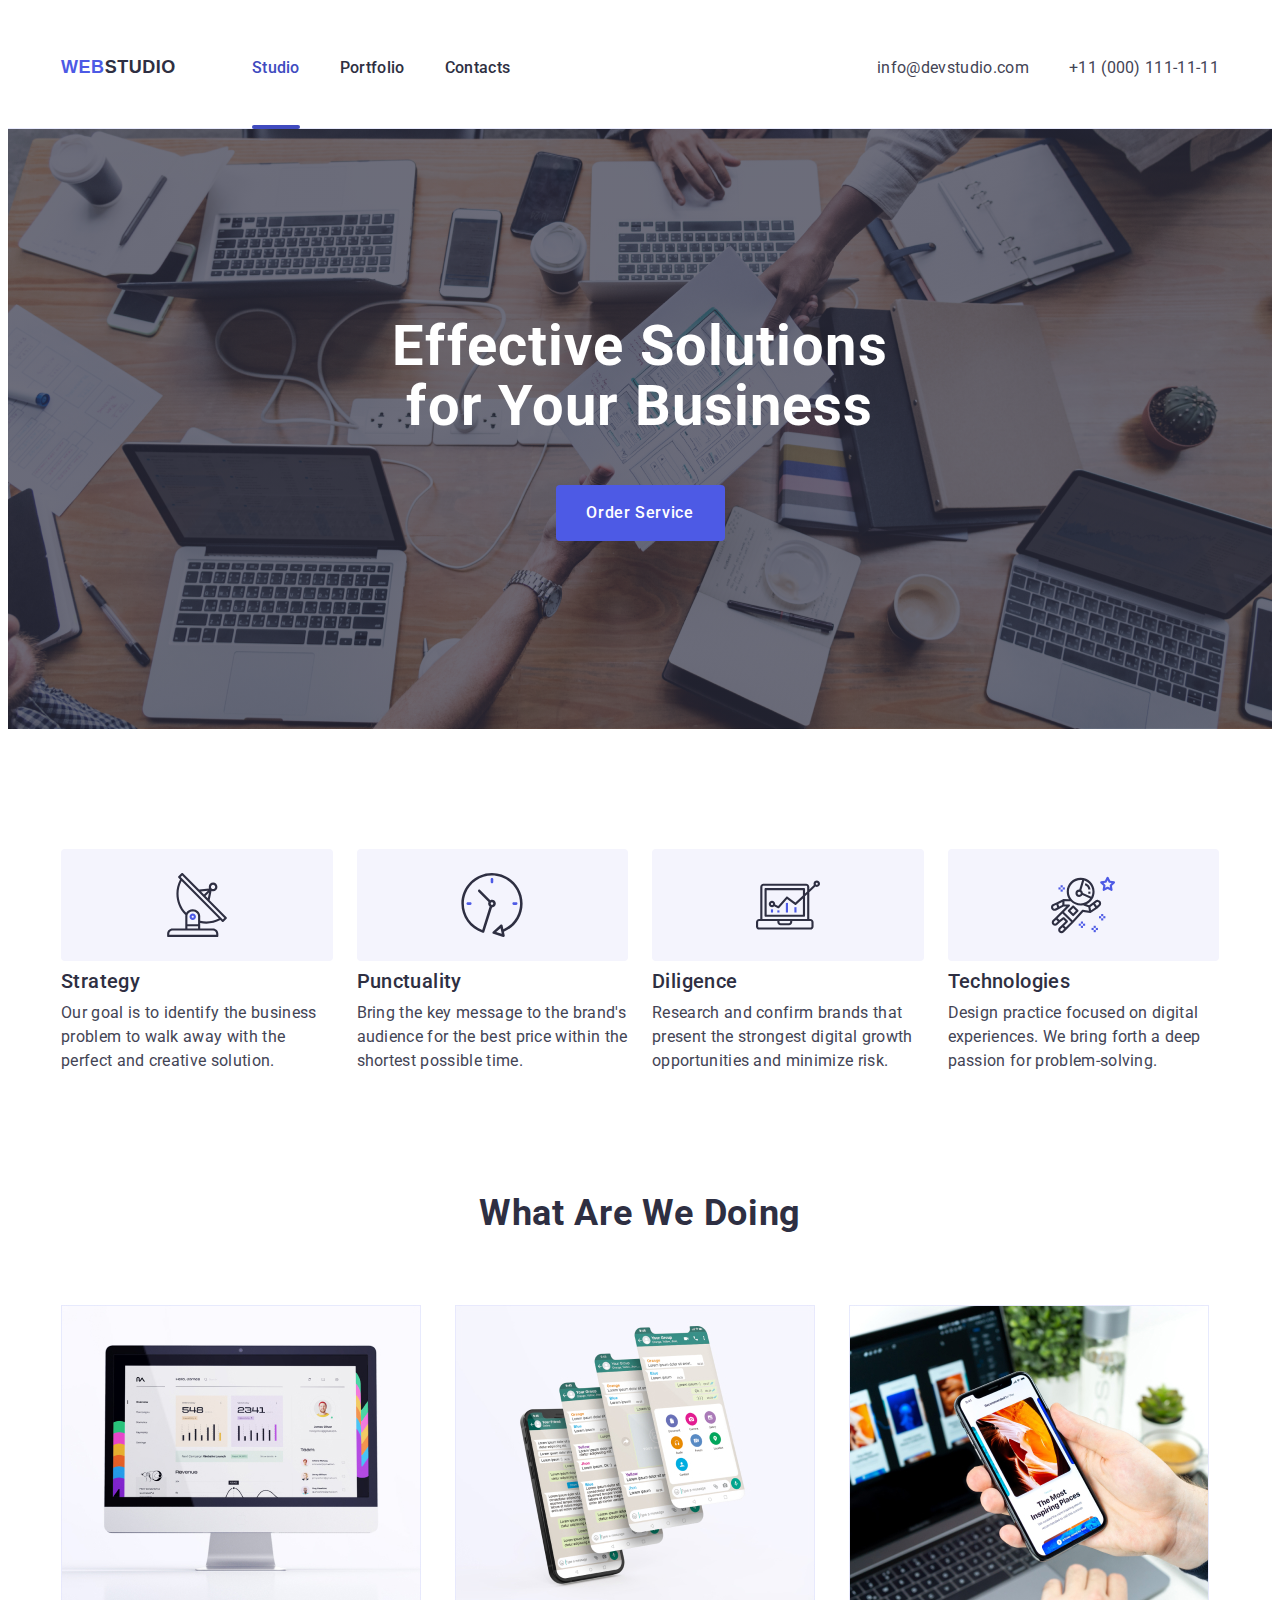
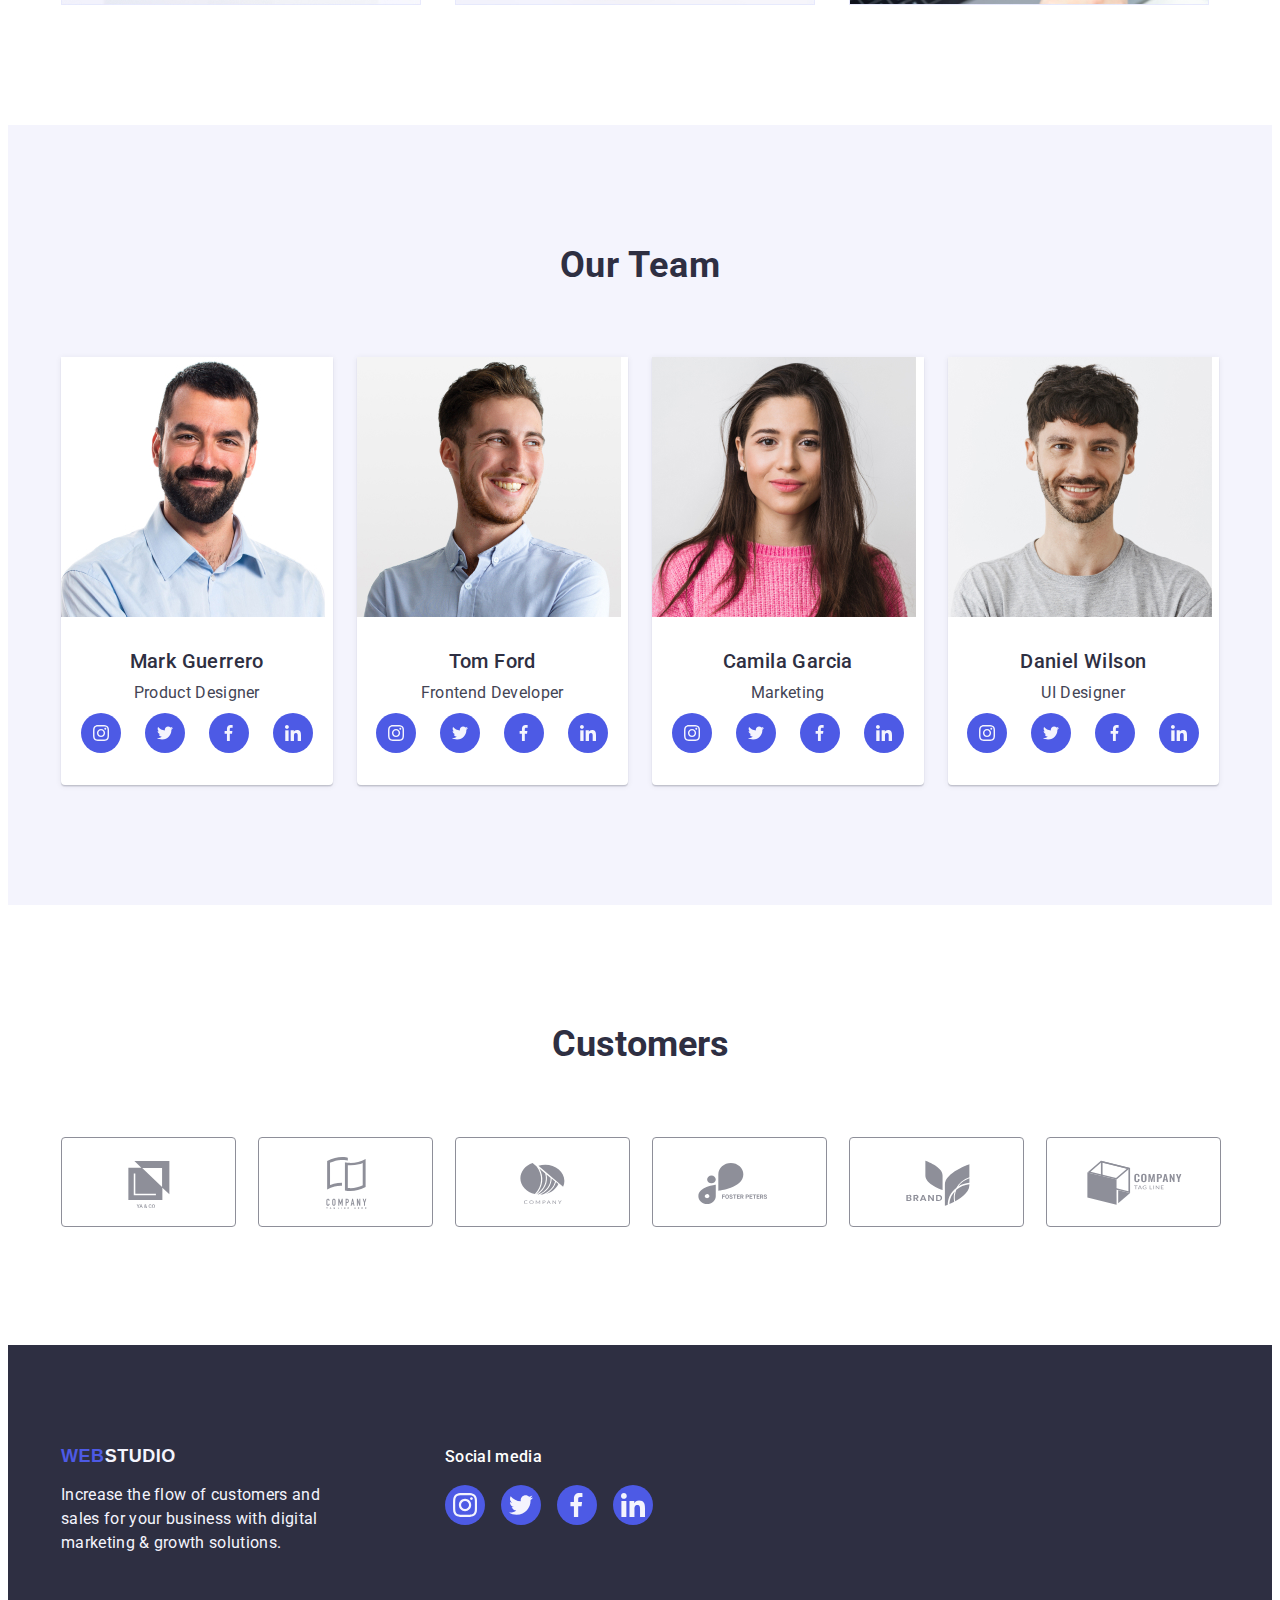
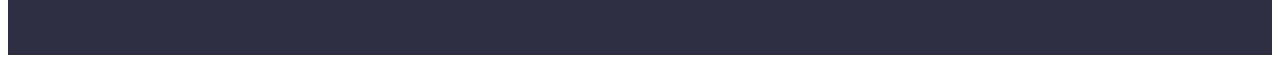
<file: index.html>
<!DOCTYPE html>
<html lang="en">
<head>
    <meta charset="UTF-8">
    <meta http-equiv="X-UA-Compatible" content="IE=edge">
    <meta name="viewport" content="width=device-width, initial-scale=1.0">
    <title>Document</title>
    <link rel="stylesheet" href="https://cdnjs.cloudflare.com/ajax/libs/modern-normalize/2.0.0/modern-normalize.min.css" integrity="sha512-4xo8blKMVCiXpTaLzQSLSw3KFOVPWhm/TRtuPVc4WG6kUgjH6J03IBuG7JZPkcWMxJ5huwaBpOpnwYElP/m6wg==" crossorigin="anonymous" referrerpolicy="no-referrer">
    <link rel="stylesheet" href="./css/style.css">
    <link rel="preconnect" href="https://fonts.googleapis.com">
    <link rel="preconnect" href="https://fonts.gstatic.com" crossorigin>
    <link rel="preconnect" href="https://fonts.googleapis.com">
<link rel="preconnect" href="https://fonts.gstatic.com" crossorigin>
<link href="https://fonts.googleapis.com/css2?family=Roboto:wght@400;500;700&amp;display=swap" rel="stylesheet">
</head>
<body>
    <header class="page">
        <div class="page-container container">
            <nav class="page-nav">
                <a href="./index.html" class="logo link">Web<span class="logo-studio">Studio</span></a>
                <ul class="site-nav list ">
                    <li><a class="site-nav list-link list link" href="./index.html">Studio</a></li>
                    <li><a class="site-nav list link" href="./portfolio.html">Portfolio</a></li>
                    <li><a class="site-nav list link" href="">Contacts</a></li>
                </ul>
            </nav>
            <address class="social">
                <ul class="auth-nav list"> 
                    <li><a href="mailto:info@devstudio.com" class="email link">info@devstudio.com</a></li>
                    <li><a href="tel:+110001111111" class="email link">+11 (000) 111-11-11</a></li>
                </ul>
            </address>
        </div>
    </header>
    <main>
        <section class="hero">
            <div class="container">
                <h1 class="hero-title">Effective Solutions <br> for Your Business</h1>
                <button type="button" class="hero-btn" data-modal-open>Order Service</button>
            </div>
        </section>
        <section class="section">
            <div class="container">
                <h2 class="visually-hidden">???</h2>
                <ul class="features-list list">
                    <li class="section-item">
                        <div class="section-icon">
                            <svg width="64" height="64">
                                <use href="./images/icons.svg#icon-strategy"></use>
                            </svg>
                        </div>
                            <h3 class="title">Strategy</h3>
                            <P class="paragraff">Our goal is to identify the business problem to walk away with the perfect and creative solution.</P>
                    </li>
                    <li class="section-item">
                        <div class="section-icon">
                            <svg width="64" height="64">
                                <use href="./images/icons.svg#icon-punkt"></use>
                            </svg>
                        </div>
                        <h3 class="title">Punctuality</h3>
                        <p class="paragraff">Bring the key message to the brand's audience for the best price within the shortest possible time.</p>
                    </li>
                    <li class="section-item">
                        <div class="section-icon">
                            <svg width="64" height="64">
                                <use href="./images/icons.svg#icon-diligance"></use>
                            </svg>
                        </div>
                        <h3 class="title">Diligence</h3>
                        <p class="paragraff">Research and confirm brands that present the strongest digital growth opportunities and minimize risk.</p>
                    </li>
                    <li class="section-item">
                        <div class="section-icon">
                            <svg width="64" height="64">
                                <use href="./images/icons.svg#icon-astronaut"></use>
                            </svg>
                        </div>
                        <h3 class="title">Technologies</h3>
                        <p class="paragraff">Design practice focused on digital experiences. We bring forth a deep passion for problem-solving.</p>
                    </li>
                </ul>
            </div>
        </section>
        <section class="work">
            <div class="container">
                <h2 class="section-title">What are we doing</h2>
                <ul class="work-list list">
                    <li class="work-item"><img src="./images/rec.jpg" alt="rectangle1" width="360"></li>
                    <li class="work-item"><img src="./images/recc.jpg" alt="rectangle2" width="360"></li>
                    <li class="work-item"><img src="./images/reccc.jpg" alt="rectangle3" width="360"></li>
                </ul>
            </div>
        </section>
        <section class="team">
            <div class="container">
                <h2 class="section-title-team">Our Team</h2>
                <ul class="section-team-list list">
                    <li class="person">
                            <img src="./images/img.jpg" alt="Mark" width="264">
                        <div class="person-card">
                            <h3 class="person-name">Mark Guerrero</h3>
                            <p class="person-p">Product Designer</p>
                                <ul class="person-card-list list">
                                    <li class="person-card-item">
                                        <a
                                            href=""
                                            class="person-card-link"
                                            target="_blank"
                                            rel="noopener noreferrer"
                                            >
                                            <svg class="person-card-icon" width="16" height="16"> 
                                        <use href="./images/icons.svg#icon-instagram-card" ></use>
                                    </svg>
                                        </a>
                                    </li>
                                    <li class="person-card-item">
                                        <a
                                            href=""
                                            class="person-card-link"
                                            target="_blank"
                                            rel="noopener noreferrer"
                                            >
                                            <svg class="person-card-icon" width="16" height="16"> 
                                                <use href="./images/icons.svg#icon-twitter-card" ></use>
                                            </svg>
                                        </a>
                                    </li>
                                    <li class="person-card-item">
                                        <a
                                            href=""
                                            class="person-card-link"
                                            target="_blank"
                                            rel="noopener noreferrer"
                                            >
                                            <svg class="person-card-icon" width="16" height="16"> 
                                                <use href="./images/icons.svg#icon-facebook-card"></use>
                                            </svg>
                                        </a>
                                    </li>
                                    <li class="person-card-item">
                                        <a
                                            href=""
                                            class="person-card-link"
                                            target="_blank"
                                            rel="noopener noreferrer"
                                            >
                                            <svg class="person-card-icon" width="16" height="16"> 
                                                <use href="./images/icons.svg#icon-in-card"></use>
                                            </svg>
                                        </a>
                                    </li>
                                </ul>
                        </div>
                    </li>
                    <li class="person">
                        <img src="./images/img(1).jpg" alt="Tom" width="264">
                        <div class="person-card">
                        <h3 class="person-name">Tom Ford</h3>
                        <p class="person-p">Frontend Developer</p>
                        <ul class="person-card-list list">
                            <li class="person-card-item">
                                <a
                                    href=""
                                    class="person-card-link"
                                    target="_blank"
                                    rel="noopener noreferrer"
                                    >
                                    <svg class="person-card-icon" width="16" height="16"> 
                                <use href="./images/icons.svg#icon-instagram-card" ></use>
                            </svg>
                                </a>
                            </li>
                            <li class="person-card-item">
                                <a
                                    href=""
                                    class="person-card-link"
                                    target="_blank"
                                    rel="noopener noreferrer"
                                    >
                                    <svg class="person-card-icon" width="16" height="16"> 
                                        <use href="./images/icons.svg#icon-twitter-card" ></use>
                                    </svg>
                                </a>
                            </li>
                            <li class="person-card-item">
                                <a
                                    href=""
                                    class="person-card-link"
                                    target="_blank"
                                    rel="noopener noreferrer"
                                    >
                                    <svg class="person-card-icon" width="16" height="16"> 
                                        <use href="./images/icons.svg#icon-facebook-card"></use>
                                    </svg>
                                </a>
                            </li>
                            <li class="person-card-item">
                                <a
                                    href=""
                                    class="person-card-link"
                                    target="_blank"
                                    rel="noopener noreferrer"
                                    >
                                    <svg class="person-card-icon" width="16" height="16"> 
                                        <use href="./images/icons.svg#icon-in-card"></use>
                                    </svg>
                                </a>
                            </li>
                        </ul>
                </div>
            </li>
                    <li class="person">
                        <img src="./images/img(2).jpg" alt="Camila" width="264">
                        <div class="person-card">
                        <h3 class="person-name">Camila Garcia</h3>
                        <p class="person-p">Marketing</p>
                        <ul class="person-card-list list">
                            <li class="person-card-item">
                                <a
                                    href=""
                                    class="person-card-link"
                                    target="_blank"
                                    rel="noopener noreferrer"
                                    >
                                    <svg class="person-card-icon" width="16" height="16"> 
                                <use href="./images/icons.svg#icon-instagram-card" ></use>
                            </svg>
                                </a>
                            </li>
                            <li class="person-card-item">
                                <a
                                    href=""
                                    class="person-card-link"
                                    target="_blank"
                                    rel="noopener noreferrer"
                                    >
                                    <svg class="person-card-icon" width="16" height="16"> 
                                        <use href="./images/icons.svg#icon-twitter-card" ></use>
                                    </svg>
                                </a>
                            </li>
                            <li class="person-card-item">
                                <a
                                    href=""
                                    class="person-card-link"
                                    target="_blank"
                                    rel="noopener noreferrer"
                                    >
                                    <svg class="person-card-icon" width="16" height="16"> 
                                        <use href="./images/icons.svg#icon-facebook-card"></use>
                                    </svg>
                                </a>
                            </li>
                            <li class="person-card-item">
                                <a
                                    href=""
                                    class="person-card-link"
                                    target="_blank"
                                    rel="noopener noreferrer"
                                    >
                                    <svg class="person-card-icon" width="16" height="16"> 
                                        <use href="./images/icons.svg#icon-in-card"></use>
                                    </svg>
                                </a>
                            </li>
                        </ul>
                </div>
            </li>
                    <li class="person">
                        <img src="./images/img(3).jpg" alt="Daniel" width="264">
                        <div class="person-card">
                        <h3 class="person-name">Daniel Wilson</h3>
                        <p class="person-p">UI Designer</p>
                        <ul class="person-card-list list">
                            <li class="person-card-item">
                                <a
                                    href=""
                                    class="person-card-link"
                                    target="_blank"
                                    rel="noopener noreferrer"
                                    >
                                    <svg class="person-card-icon" width="16" height="16"> 
                                <use href="./images/icons.svg#icon-instagram-card" ></use>
                            </svg>
                                </a>
                            </li>
                            <li class="person-card-item">
                                <a
                                    href=""
                                    class="person-card-link"
                                    target="_blank"
                                    rel="noopener noreferrer"
                                    >
                                    <svg class="person-card-icon" width="16" height="16"> 
                                        <use href="./images/icons.svg#icon-twitter-card" ></use>
                                    </svg>
                                </a>
                            </li>
                            <li class="person-card-item">
                                <a
                                    href=""
                                    class="person-card-link"
                                    target="_blank"
                                    rel="noopener noreferrer"
                                    >
                                    <svg class="person-card-icon" width="16" height="16"> 
                                        <use href="./images/icons.svg#icon-facebook-card"></use>
                                    </svg>
                                </a>
                            </li>
                            <li class="person-card-item">
                                <a
                                    href=""
                                    class="person-card-link"
                                    target="_blank"
                                    rel="noopener noreferrer"
                                    >
                                    <svg class="person-card-icon" width="16" height="16"> 
                                        <use href="./images/icons.svg#icon-in-card"></use>
                                    </svg>
                                </a>
                            </li>
                        </ul>
                        </div>
                    </li>
                </ul>
            </div>
        </section>
        <section class="customers">
            <div class="customers-cont container">
                <h2 class="customers-title">Customers</h2>
                <ul class="customers-list list">
                    <li class="customers-item">
                        <a class="customers-link" href="#">
                            <svg width="104" height="56" class="customers-icon">
                                <use href="./images/icons.svg#icon-Logo"></use>
                            </svg>
                        </a>
                    </li>
                    <li class="customers-item">
                        <a class="customers-link" href="#">
                            <svg width="104" height="56" class="customers-icon">
                                <use href="./images/icons.svg#icon-company-cs"></use>
                            </svg>
                        </a>
                    </li>
                    <li class="customers-item">
                        <a class="customers-link" href="#">
                            <svg width="104" height="56" class="customers-icon">
                                <use href="./images/icons.svg#icon-company2-cs"></use>
                            </svg>
                        </a>
                    </li>
                    <li class="customers-item">
                        <a class="customers-link" href="#">
                            <svg width="104" height="56" class="customers-icon">
                                <use href="./images/icons.svg#icon-foster-cs"></use>
                            </svg>
                        </a>
                    </li>
                    <li class="customers-item">
                        <a class="customers-link" href="#">
                            <svg width="104" height="56" class="customers-icon">
                                <use href="./images/icons.svg#icon-brand-cs"></use>
                            </svg>
                        </a>
                    </li>
                    <li class="customers-item">
                        <a class="customers-link" href="#">
                            <svg width="104" height="56" class="customers-icon">
                                <use href="./images/icons.svg#icon-tag-line-cs"></use>
                            </svg>
                        </a>
                    </li>
                </ul>
            </div>
        </section>
    </main>
    <footer class="footer">
        <div class="container foot-container">
            <div class="foot-cont">
                <a href="./index.html" class="link logo-footer">Web<span class="footer-logo-studio">Studio</span></a>
                <p class="footer-text">Increase the flow of customers and sales for your business with digital marketing & growth solutions.</p>
            </div>
            <div class="social-media-foot">
                <p class="media-footer">Social media</p>
                <ul class="media-list list">
                    <li class="media-item">
                        <a href="#"  class="media-icon">
                            <svg width="24" height="24" class="footer-icon">
                                <use href="./images/icons.svg#icon-instagram-card"></use>
                            </svg>
                        </a>
                    </li>
                    <li class="media-item">
                        <a href="#" class="media-icon">
                            <svg width="24" height="24" class="footer-icon">
                                <use href="./images/icons.svg#icon-twitter-card"></use>
                            </svg>
                        </a>
                    </li>
                    <li class="media-item">
                        <a href="#" class="media-icon">
                            <svg width="24" height="24" class="footer-icon">
                                <use href="./images/icons.svg#icon-facebook-card"></use>
                            </svg>
                        </a>
                    </li>
                    <li class="media-item">
                        <a href="#" class="media-icon">
                            <svg width="24" height="24" class="footer-icon">
                                <use href="./images/icons.svg#icon-in-card"></use>
                            </svg>
                        </a>
                    </li>
                </ul>
            </div>
        </div>
    </footer>
    <div class="backdrop is-hidden" data-modal>
        <div class="modal">
            <button type="button" data-modal-close class="modal-close">
                <svg width="8" height="8" class="modal-svg">
                    <use href="./images/symbol-defs.svg#icon-modal-close"></use>
                </svg>
            </button>
        </div>
    </div>
    <script src="./js/modal.js"></script>
</body>
</html>
</file>
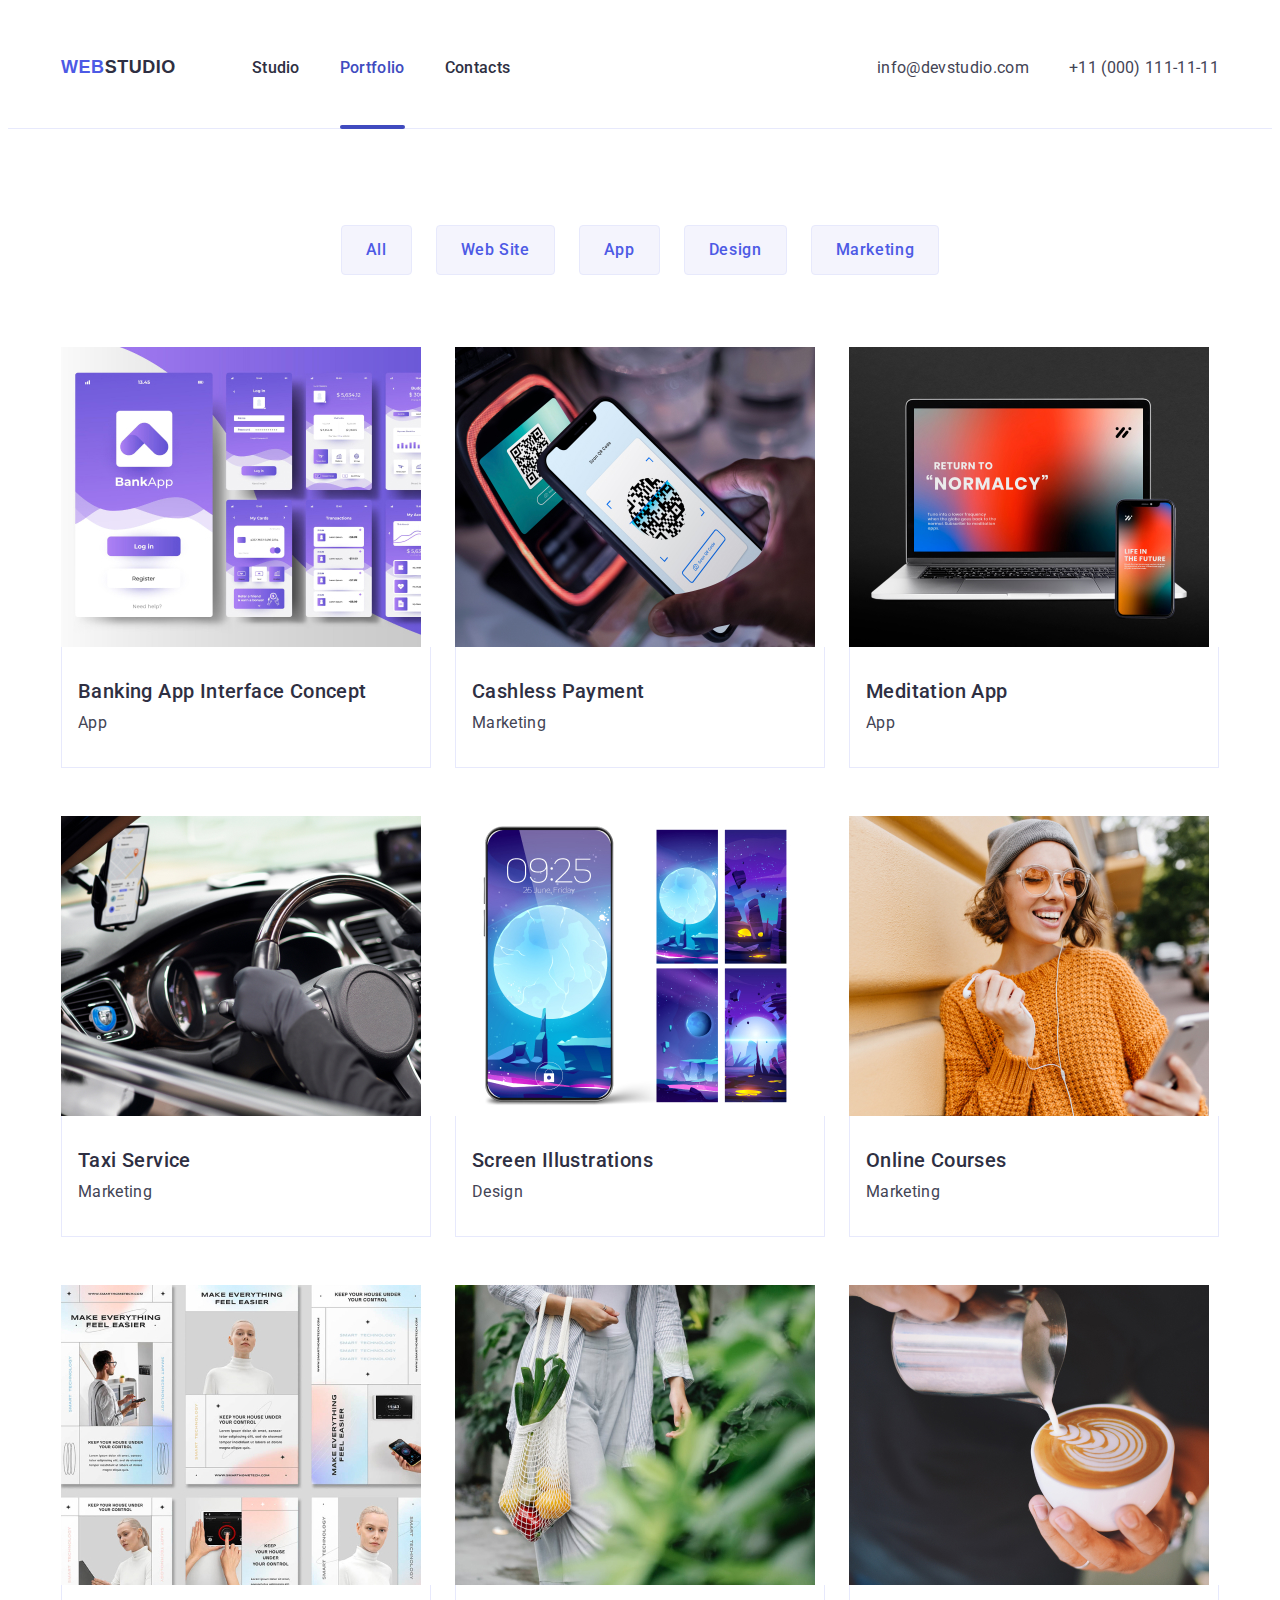
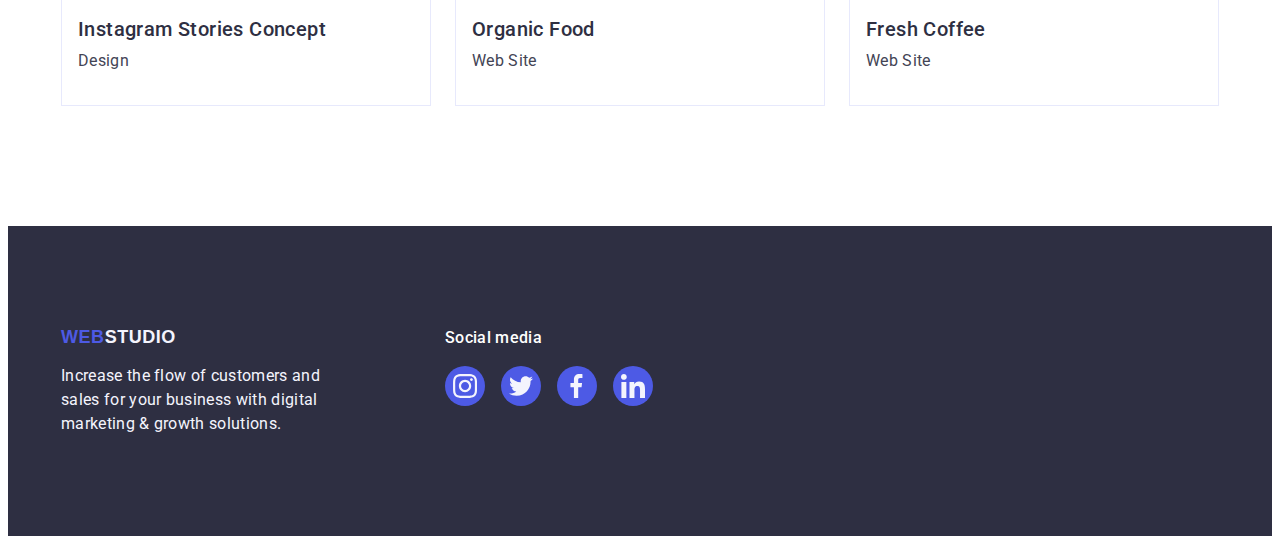
<file: portfolio.html>
<!DOCTYPE html>
<html lang="en">
<head>
    <meta charset="UTF-8">
    <meta http-equiv="X-UA-Compatible" content="IE=edge">
    <meta name="viewport" content="width=device-width, initial-scale=1.0">
    <title>Document</title>
    <link rel="stylesheet" href="https://cdnjs.cloudflare.com/ajax/libs/modern-normalize/2.0.0/modern-normalize.min.css" integrity="sha512-4xo8blKMVCiXpTaLzQSLSw3KFOVPWhm/TRtuPVc4WG6kUgjH6J03IBuG7JZPkcWMxJ5huwaBpOpnwYElP/m6wg==" crossorigin="anonymous" referrerpolicy="no-referrer">
    <link rel="stylesheet" href="./css/style.css">
    <link rel="preconnect" href="https://fonts.googleapis.com">
<link rel="preconnect" href="https://fonts.gstatic.com" crossorigin>
<link href="https://fonts.googleapis.com/css2?family=Roboto:wght@400;500;700&amp;display=swap" rel="stylesheet">
    </head>
<header class="page">
    <div class="page-container container">
        <nav class="page-nav">
            <a href="./index.html" class="logo link">Web<span class="logo-studio">Studio</span></a>
            <ul class="site-nav list ">
                <li><a class="site-nav list link" href="./index.html">Studio</a></li>
                <li><a class="site-nav list-link list link current" href="./portfolio.html">Portfolio</a></li>
                <li><a class="site-nav list link" href="">Contacts</a></li>
            </ul>
        </nav>
        <address class="social">
            <ul class="auth-nav list"> 
                <li><a href="mailto:info@devstudio.com" class="email link">info@devstudio.com</a></li>
                <li><a href="tel:+110001111111" class="email link">+11 (000) 111-11-11</a></li>
            </ul>
        </address>
    </div>
</header>
        <main>
            <section class="page-section">
                <div class="container">
                    <h1 class="visually-hidden">hidden</h1>
                    <ul class="button list">
                        <li>
                            <button type="button" class="btn">All</button>
                        </li>
                        <li>
                            <button type="button" class="btn">Web Site</button>
                        </li>
                        <li>
                            <button type="button" class="btn">App</button>
                        </li>
                        <li>
                            <button type="button" class="btn">Design</button>
                        </li>
                        <li>
                            <button type="button" class="btn">Marketing</button>
                        </li>
                    </ul>
                    <ul class="app list">
                        <Li class="app-list">
                            <a href="" class="link portfolio-link">
                                <div class="app-card">
                                        <img src="./images/banking.jpg" alt="banking" width="360">
                                        <p class="portfolio-card">14 Stylish and User-Friendly App Design Concepts · Task Manager App · Calorie Tracker App · Exotic Fruit Ecommerce App · Cloud Storage App</p>
                                    <div class="list-card">
                                        <h2 class="other-h">Banking App Interface Concept</h2>
                                        <p class="paragraff">App</p>
                                    </div>
                                </div>    
                            </a>
                        </Li>
                        <li class="app-list">
                            <a href="" class="link portfolio-link" >
                                <div class="app-card">
                                    <img src="./images/cashless.jpg" alt="cashless" width="360">
                                    <p class="portfolio-card">14 Stylish and User-Friendly App Design Concepts · Task Manager App · Calorie Tracker App · Exotic Fruit Ecommerce App · Cloud Storage App</p>
                                    <div class="list-card">
                                        <h2 class="other-h">Cashless Payment</h2>
                                    <p class="paragraff">Marketing</p>
                                    </div>
                                </div>
                            </a>
                        </li>
                        <li class="app-list">
                            <a href="" class="link portfolio-link">
                            <div class="app-card">
                                <img src="./images/meditation.jpg" alt="meditation" width="360">
                                <p class="portfolio-card">14 Stylish and User-Friendly App Design Concepts · Task Manager App · Calorie Tracker App · Exotic Fruit Ecommerce App · Cloud Storage App</p>
                                <div class="list-card">
                                <h2 class="other-h">Meditation App</h2>
                                <p class="paragraff">App</p>
                                </div>
                            </div>
                            </a>
                        </li>
                        <li class="app-list">
                            <a href="" class="link portfolio-link">
                            <div class="app-card">
                                <img src="./images/aaxi.jpg" alt="Taxi" width="360">
                                <p class="portfolio-card">14 Stylish and User-Friendly App Design Concepts · Task Manager App · Calorie Tracker App · Exotic Fruit Ecommerce App · Cloud Storage App</p>
                                <div class="list-card">
                                <h2 class="other-h">Taxi Service</h2>
                                <p class="paragraff">Marketing</p>
                                </div>
                            </div>
                            </a>
                        </li>
                        <li class="app-list">
                            <a href="" class="link portfolio-link">
                            <div class="app-card">
                                <img src="./images/screen.jpg" alt="screen" width="360">
                                <p class="portfolio-card">14 Stylish and User-Friendly App Design Concepts · Task Manager App · Calorie Tracker App · Exotic Fruit Ecommerce App · Cloud Storage App</p>
                                <div class="list-card">
                                <h2 class="other-h">Screen Illustrations</h2>
                                <p class="paragraff">Design</p>
                                </div>
                            </div>
                            </a>
                        </li>
                        <li class="app-list">
                            <a href="" class="link portfolio-link">
                            <div class="app-card">
                                <img src="./images/online.jpg" alt="online" width="360">
                                <p class="portfolio-card">14 Stylish and User-Friendly App Design Concepts · Task Manager App · Calorie Tracker App · Exotic Fruit Ecommerce App · Cloud Storage App</p>
                                <div class="list-card">
                                <h2 class="other-h">Online Courses</h2>
                                <p class="paragraff">Marketing</p>
                                </div>
                            </div>
                            </a>
                        </li>
                        <li class="app-list">
                            <a href="" class="link portfolio-link">
                            <div class="app-card">
                                <img src="./images/intagram.jpg" alt="Instagram" width="360">
                                <p class="portfolio-card">14 Stylish and User-Friendly App Design Concepts · Task Manager App · Calorie Tracker App · Exotic Fruit Ecommerce App · Cloud Storage App</p>
                                <div class="list-card">
                                <h2 class="other-h">Instagram Stories Concept</h2>
                                <p class="paragraff">Design</p>
                                </div>
                            </div>
                            </a>
                        </li>
                        <li class="app-list">
                            <a href="" class="link portfolio-link">
                            <div class="app-card">
                                <img src="./images/organic.jpg" alt="organic" width="360">
                                <p class="portfolio-card">14 Stylish and User-Friendly App Design Concepts · Task Manager App · Calorie Tracker App · Exotic Fruit Ecommerce App · Cloud Storage App</p>
                                <div class="list-card">
                                <h2 class="other-h">Organic Food</h2>
                                <p class="paragraff">Web Site</p>
                                </div>
                            </div>
                            </a>
                        </li>
                        <li class="app-list">
                            <a href="" class="link portfolio-link">
                            <div class="app-card">
                                <img src="./images/coffee.jpg" alt="Fresh" width="360">
                                <p class="portfolio-card">14 Stylish and User-Friendly App Design Concepts · Task Manager App · Calorie Tracker App · Exotic Fruit Ecommerce App · Cloud Storage App</p>
                                <div class="list-card">
                                <h2 class="other-h">Fresh Coffee</h2>
                                <p class="paragraff">Web Site</p>
                                </div>
                            </div>
                            </a>
                        </li>
                    </ul>
                </div>
            </section>
        </main>
        <footer class="footer">
            <div class="container foot-container">
                <div class="foot-cont">
                    <a href="./index.html" class="link logo-footer">Web<span class="footer-logo-studio">Studio</span></a>
                    <p class="footer-text">Increase the flow of customers and sales for your business with digital marketing & growth solutions.</p>
                </div>
                <div class="social-media-foot">
                    <p class="media-footer">Social media</p>
                    <ul class="media-list list">
                        <li class="media-item">
                            <a href="#" class="media-icon">
                                <svg width="24" height="24" class="footer-icon">
                                    <use href="./images/icons.svg#icon-instagram-card"></use>
                                </svg>
                            </a>
                        </li>
                        <li class="media-item">
                            <a href="#" class="media-icon">
                                <svg width="24" height="24" class="footer-icon">
                                    <use href="./images/icons.svg#icon-twitter-card"></use>
                                </svg>
                            </a>
                        </li>
                        <li class="media-item">
                            <a href="#" class="media-icon">
                                <svg width="24" height="24" class="footer-icon">
                                    <use href="./images/icons.svg#icon-facebook-card"></use>
                                </svg>
                            </a>
                        </li>
                        <li class="media-item">
                            <a href="#" class="media-icon">
                                <svg width="24" height="24" class="footer-icon">
                                    <use href="./images/icons.svg#icon-in-card"></use>
                                </svg>
                            </a>
                        </li>
                    </ul>
                </div>
            </div>
        </footer>
</body>
</html>
</file>
<file: css/style.css>
/* цвет основного текста #2E2F42 */
/* вторичный цвет #434455 */
/* белый цвет #FFFFFF */
/* цвет хедера(лого) #4D5AE5 */
/* цвет футера #F4F4FD  */
/* акцент #4D5AE5 */
:root {
    --primary-text-color: #4D5AE5;
    --dark-text-color: #2E2F42;
    --success-text-color: #31D0AA;
    --text-color: #434455;
    --subtle-text-color: #8E8F99;
    --accent-text-color: #E7E9FC;
    --light-text-color: #F4F4FD; 
    --light-color: #FFFFFF;
}
p,
h1,
h2,
h3,
h4,
h5,
h6 {
    margin: 0;
}
ul {
    margin: 0;
    padding: 0;
}
img {
    display: block;
}

body {
    font-family: "Roboto", sans-serif;
    background-color: var(--light-color);
    color : var(--text-color);
}

.container {
    margin: 0 auto;
    width: 1158px;
    padding-left: 15px;
    padding-right: 15px;
}
.header {
    border-bottom: 1px solid #e7e9fc;
    box-shadow: 0px 2px 1px rgba(46, 47, 66, 0.08), 0px 1px 1px rgba(46, 47, 66, 0.16), 0px 1px 6px rgba(46, 47, 66, 0.08);
}
.header-main.container {
    margin: 0 auto;
}
.header-nav {
    display: flex;
    align-items: center;
}
.header-main {
    margin: 0 auto;
    display: flex;
    width: 1158px;
    padding: 0 15px;
}
.logo {
    font-family: "Raleway", sans-serif;    
    font-weight: 800;
    font-size: 18px;
    line-height: 1.17;
    letter-spacing: 0.03em;
    text-transform: uppercase;
    color: var(--primary-text-color);
    margin-right: 76px;
}
.logo-studio {
color: #2e2f42;
}

.auth-nav {
    display: flex;
    gap: 40px;
    padding: 24px 0;
}
.link {
    text-decoration: none;
    transition:  color 250ms cubic-bezier(0.4, 0, 0.2, 1);
    }
.list {
    list-style: none;
}

/* site-nav  */
.site-nav {
    font-weight: 500;
    line-height: 1.5;
    letter-spacing: 0.02em;
    display: flex;
    gap: 40px;
    color: var(--dark-text-color);
    position: relative;
}
.list-link {
    color: #404bbf;
} 
.list-link::after {
    content: '';
    position: absolute;
    left: 0;
    top: 69px;
    bottom: -1px;
    height: 4px;
    background-color: #404bbf;
    border-radius: 2px;
    width: 100%;
} 

.site-nav .link:hover, 
.site-nav .link:focus {
    color: #404bbf;
}

.social {
    margin-left: auto;
    display: block;
    font-style: normal;
}
.email {
    display: block;
    font-size: 16px;
    line-height: 1.5;
    letter-spacing: 0.02em;
    color: #434455;
    padding: 24px 0;
}
.email:hover,
.email:focus {
    color:  #404bbf;
}
.hero {
    background-image:linear-gradient(rgba(46, 47, 66, 0.7), rgba(46, 47, 66, 0.7)), url(../images/people-office.jpg);
    background-repeat: no-repeat;
    background-position: center;
    background-size: cover;
    color: #FFFFFF;
    background-color: #2E2F42;
    padding: 188px 0;
    margin: 0 auto;
}
.hero-btn {
    display: block;
    margin-top: 48px;
    margin-left: auto;
    margin-right: auto;
    color: #FFFFFF;
    background-color: #4D5AE5;
    font-family: "Roboto", sans-serif;
    font-weight: 500;
    font-size: 16px;
    line-height: 1.5;
    letter-spacing: 0.04em;
    cursor: pointer;
    min-width: 169px;
    height: 56px;
    border: none;
    border-radius: 4px;
    transition: background-color 250ms cubic-bezier(0.4, 0, 0.2, 1);
}
.hero-btn:hover,
.hero-btn:focus {
    background-color: #404BBF;
}
.hero-title {
    margin-left: auto;
    margin-right: auto;
    max-width: 496px;
    font-size: 56px;
    line-height: 1.07;
    text-align: center;
    letter-spacing: 0.02em;
}
.section {
    padding: 120px 0;
}
.section-icon {
    display: flex;
    align-items: center;
    justify-content: center;
    height: 112px;
    background-color: #f4f4fd;
    border-radius: 4px;
    margin-bottom: 8px;
}
.section-title {
    color: #2E2F42;
    font-weight: 500;
    font-size: 20px;
    line-height: 1.2;
    letter-spacing: 0.02em;
    margin-bottom: 72px;
}
.visually-hidden {
    position: absolute;
    white-space: nowrap;
    width: 1px;
    height: 1px;
    margin: -1px;
    border: 0;
    padding: 0;
    clip-path: inset(100%);
    clip: rect(0 0 0 0);
    overflow: hidden;
}
.work-list {
    display: flex;
    gap: 24px;
}

.title {
    margin-bottom: 8px;
    font-weight: 500;
    font-size: 20px;
    line-height: 1.2;
    letter-spacing: 0.02em;
}
.paragraff {
    line-height: 1.5;
    letter-spacing: 0.02em;
    color: var(--text-color);
}

.section-title {
    font-size: 36px;
    line-height: 1.11;
    text-align: center;
    letter-spacing: 0.02em;
    text-transform: capitalize;
    margin-bottom: 72px;
    font-family: 'Roboto';
font-style: normal;
font-weight: 700;
font-size: 36px;
line-height: 40px;
/* identical to box height, or 111% */

text-align: center;
letter-spacing: 0.02em;
text-transform: capitalize;

/* NAVY BLUE */

color: #2E2F42;
}
.section-item {
    flex-basis: calc((100% - 72px) / 4);
}
.features-list {
    display: flex;
    gap: 24px;
}
.features-list .title {
    color: #2E2F42;
}
.work {
    padding-bottom: 120px;
}
.work-item {
    flex-basis: calc((100% - 3 * 16px) / 3);
}

.team {
    background-color: var(--light-text-color);
    padding: 120px 0;
}
.team-list {
    display: flex;
    background-color: #FFFFFF;
    gap: 24px;
}
.person {
    flex-basis: calc((100% - 72px) / 4);
    background-color: #FFFFFF;
    border-radius: 0px 0px 4px 4px; 
    box-shadow: 0px 1px 6px rgba(46, 47, 66, 0.08), 0px 1px 1px rgba(46, 47, 66, 0.16), 0px 2px 1px rgba(46, 47, 66, 0.08);
}
.person-name {
    margin-bottom: 8px;
    text-align: center;
    font-weight: 500;
    font-size: 20px;
    line-height: 1.2;
    letter-spacing: 0.02em;
    color: var(--dark-text-color)
}
.person-list {
    border-radius: 0px 0px 4px 4px;
}
.person-card {
    padding: 32px 16px;
}
.person-card-icon {
    fill: var(--light-text-color);
}
.person-card-list {
    display: flex;
    justify-content: center;
    gap: 24px;
}
.person-card-item {
    width: 40px;
    height: 40px;
}
.person-card-link {
    width: 100%;
    height: 100%;
    background-color: #4D5AE5;
    border-radius: 50%;
    display: flex;
    align-items: center;
    justify-content: center;
    transition: background-color 250ms cubic-bezier(0.4, 0, 0.2, 1);
}
.person-card-link:hover,
.person-card-link:focus {
    background-color: #404bbf;
}
.person-p {
    text-align: center;
    font-size: 16px;
    line-height: 1.5;
    letter-spacing: 0.02em;
    margin-bottom: 8px;
}
.section-title-team {
    text-align: center;
    margin-right: auto;
    margin-left: auto;
    margin-bottom: 72px;
    font-family: 'Roboto';
font-style: normal;
font-weight: 700;
font-size: 36px;
line-height: 40px;
/* identical to box height, or 111% */

text-align: center;
letter-spacing: 0.02em;
text-transform: capitalize;

/* NAVY BLUE */

color: #2E2F42;
}
.section-team-list {
    display: flex;
    gap: 24px;
}
.container-teams {
    padding: 32px 16px;
}
.customers {
    padding-top: 120px;
    padding-bottom: 120px;
}
.customers-title {
    font-size: 36px;
    line-height: 1.11;
    color: var(--dark-text-color);
    margin-bottom: 72px;
    text-align: center;

}
.customers-list {
    display: flex;
    gap: 24px;
}
.customers-item {
    width: calc((100% - 120px) / 6);
    height: 88px;

}
.customers-link {
    width: 100%;
    height: 100%;
    border: 1px solid #8e8f99;
    border-radius: 4px;
    display: flex;
    align-items: center;
    justify-content: center;
    color: var(--subtle-text-color);
    transition: border-color 250ms cubic-bezier(0.4, 0, 0.2, 1), color 250ms cubic-bezier(0.4, 0, 0.2, 1);
}
.customers-link:hover,
.customers-link:focus {
    border-color: #404bbf;
    color: #404bbf;
}
.customers-icon {
    fill: currentColor;
}
.footer {
    padding: 100px 0;
    background-color: var(--dark-text-color)
}

.link.logo-footer {
display: inline-block;
}
.logo-footer {
display: inline-block;
margin-bottom: 16px;
font-family: "Raleway", sans-serif;
font-weight: 800;
font-size: 18px;
line-height: 1.17;
letter-spacing: 0.03em;
text-transform: uppercase;
color: var(--primary-text-color);
}
.footer-logo-studio {
    color: #f4f4fd;
}
.footer-text {
font-family: 'Roboto';
font-style: normal;
font-weight: 400;
font-size: 16px;
line-height: 24px;
/* or 150% */

letter-spacing: 0.02em;

/* CLOUD */

color: #F4F4FD;
    max-width: 264px;
}
.footer-icon {
    fill: var(--light-text-color);
}
.site-nav .list .link {
    color: var(--dark-text-color);
}
.btn {
    padding: 12px 24px;
    display: block;
    margin-left: auto;
    margin-right: auto;
    color: #FFFFFF;
    background-color: #4D5AE5;
    font-family: "Roboto", sans-serif;
    font-weight: 500;
    font-size: 16px;
    line-height: 1.5;
    letter-spacing: 0.04em;
    cursor: pointer;
    border: 1px solid #e7e9fc;
    border-radius: 4px;
    color: var(--primary-text-color);
    background-color: var(--light-text-color);
    transition: color 250ms cubic-bezier(0.4, 0, 0.2, 1), background-color 250ms cubic-bezier(0.4, 0, 0.2, 1), border-color 250ms cubic-bezier(0.4, 0, 0.2, 1), box-shadow 250ms cubic-bezier(0.4, 0, 0.2, 1);
}
.btn:hover {
    border: 1px solid transparent;
    color: white;
    background-color: #404BBF;
    ;
}
.btn:focus {
    border: 1px solid transparent;
}
.other-h {
    font-weight: 500;
    font-size: 20px;
    line-height: 1.2;
    letter-spacing: 0.02em;
    color: var(--dark-text-color);
}
.page {
    border-bottom: 1px solid #e7e9fc;
}
.page-container {
    display: flex;
}
.page-nav {
    display: flex;
    align-items: center;
}
.page-section {
    padding-top: 96px; 
    padding-bottom: 120px;
}
.button {
    display: flex;
    justify-content: center;
    gap: 24px;
    margin-bottom: 72px;
}
.hero-btn.btn {
    padding: 12px 24px;
    border: 1px solid #e7e9fc;
}
.hero-btn.btn:hover,
.hero-btn.btn:focus {
    border: 1px solid transparent;
}
.btn:first-child:hover {
    box-shadow:  0px 3px 1px rgba(0, 0, 0, 0.1), 0px 2px 1px rgba(0, 0, 0, 0.08), 0px 2px 2px rgba(0, 0, 0, 0.12);
}
.btn:first-child:focus {
    box-shadow:  0px 3px 1px rgba(0, 0, 0, 0.1), 0px 2px 1px rgba(0, 0, 0, 0.08), 0px 2px 2px rgba(0, 0, 0, 0.12);
}
.app {
    display: flex;
    flex-wrap: wrap;
    column-gap: 24px;
    row-gap: 48px;
}
.list-card {
    padding: 32px 16px;
    border: 1px solid #e7e9fc;
    border-top: none;
}
.app-card {
    position: relative;
    overflow: hidden;
}
.other-h {
    margin-bottom: 8px;
}
.app-list {
    width: calc((100% - 48px) / 3); 
}
.portfolio-link:hover .portfolio-card {
    transform: translateY(0);
}
.portfolio-link:focus .portfolio-card {
    transform: translateY(0);
}
.foot-cont {
    margin-right: 120px;
}
.media-footer {
    font-weight: 500;
    font-size: 16px;
    line-height: 1.5;
    letter-spacing: 0.02em;
    color: var(--light-color);
    margin-bottom: 16px;
}
.media-list {
    display: flex;
    gap: 16px;
}
.media-item {
    width: 40px;
    height: 40px;
}
.media-icon {
    width: 100%;
    height: 100%;
    background-color: var(--primary-text-color);
    border-radius: 50%;
    display: flex;
    align-items: center;
    justify-content: center;
    transition: background-color 250ms cubic-bezier(0.4, 0, 0.2, 1);
}
.media-icon:focus,
.media-icon:hover {
    background-color: #31d0aa;
}
.foot-container {
    display: flex;
    align-items: baseline;
}
.portfolio-link {
    display: block;
    transition: box-shadow 250ms cubic-bezier(0.4, 0, 0.2, 1);
}
.portfolio-card:hover {
    box-shadow: 0px 1px 6px rgba(46, 47, 66, 0.08), 0px 1px 1px rgba(46, 47, 66, 0.16), 0px 2px 1px rgba(46, 47, 66, 0.08);
    transform: translateY(0%);
}
.portfolio-card:focus {
    background-color: #31D0AA;
    box-shadow:  0px 1px 6px rgba(46, 47, 66, 0.08), 0px 1px 1px rgba(46, 47, 66, 0.16), 0px 2px 1px rgba(46, 47, 66, 0.08);
    transform: translateY(0%);
}
.portfolio-card {
    position: absolute;
    top: 0;
    font-size: 16px;
    line-height: 1.5;
    letter-spacing: 0.02em;
    color: var(--light-text-color);
    padding: 40px 32px;
    background-color: #4D5AE5;
    height: 100%;
    width: 100%;
    transform: translateY(100%);
    transition: transform 250ms cubic-bezier(0.4, 0, 0.2, 1);
} 
.backdrop {
    position: fixed;
    top: 0;
    left: 0;
    width: 100%;
    height: 100%;
    background-color: rgba(46, 47, 66, 0.4);
    transition: opacity 250ms cubic-bezier(0.4, 0, 0.2, 1), visibility 250ms cubic-bezier(0.4, 0, 0.2, 1);
}
.is-hidden {
    opacity: 0;
    visibility: hidden;
    pointer-events: none;
}
.modal {
    position: absolute;
    top: 50%;
    left: 50%;
    transform: translate(-50%, -50%) scale(1);
    width: 408px;
    min-height: 584px;
    background: #fcfcfc;
    box-shadow: 0px 1px 1px rgba(0, 0, 0, 0.14), 0px 1px 3px rgba(0, 0, 0, 0.12), 0px 2px 1px rgba(0, 0, 0, 0.2);
    border-radius: 4px;
    transition: transform 250ms cubic-bezier(0.4, 0, 0.2, 1);
}
.modal-close {
    position: absolute;
    top: 24px;
    right: 24px;
    width: 24px;
    height: 24px;
    border-radius: 50%;
    display: flex;
    align-items: center;
    justify-content: center;
    background-color: #e7e9fc;
    border: 1px solid rgba(0, 0, 0, 0.1);
    padding: 0;
    cursor: pointer;
    transition: background-color 250ms cubic-bezier(0.4, 0, 0.2, 1), border 250ms cubic-bezier(0.4, 0, 0.2, 1);
}
.modal-close:focus {
    background-color: #404bbf;
    border: none;
}
.modal-close:hover {
    background-color: #404bbf;
    border: none;
}
.modal-svg {
    transition: fill 250ms cubic-bezier(0.4, 0, 0.2, 1);
}
.modal-close:hover .modal-svg {
    fill: #ffffff;
}
.modal-close:focus .modal-svg {
    fill: #ffffff;
}
</file>
